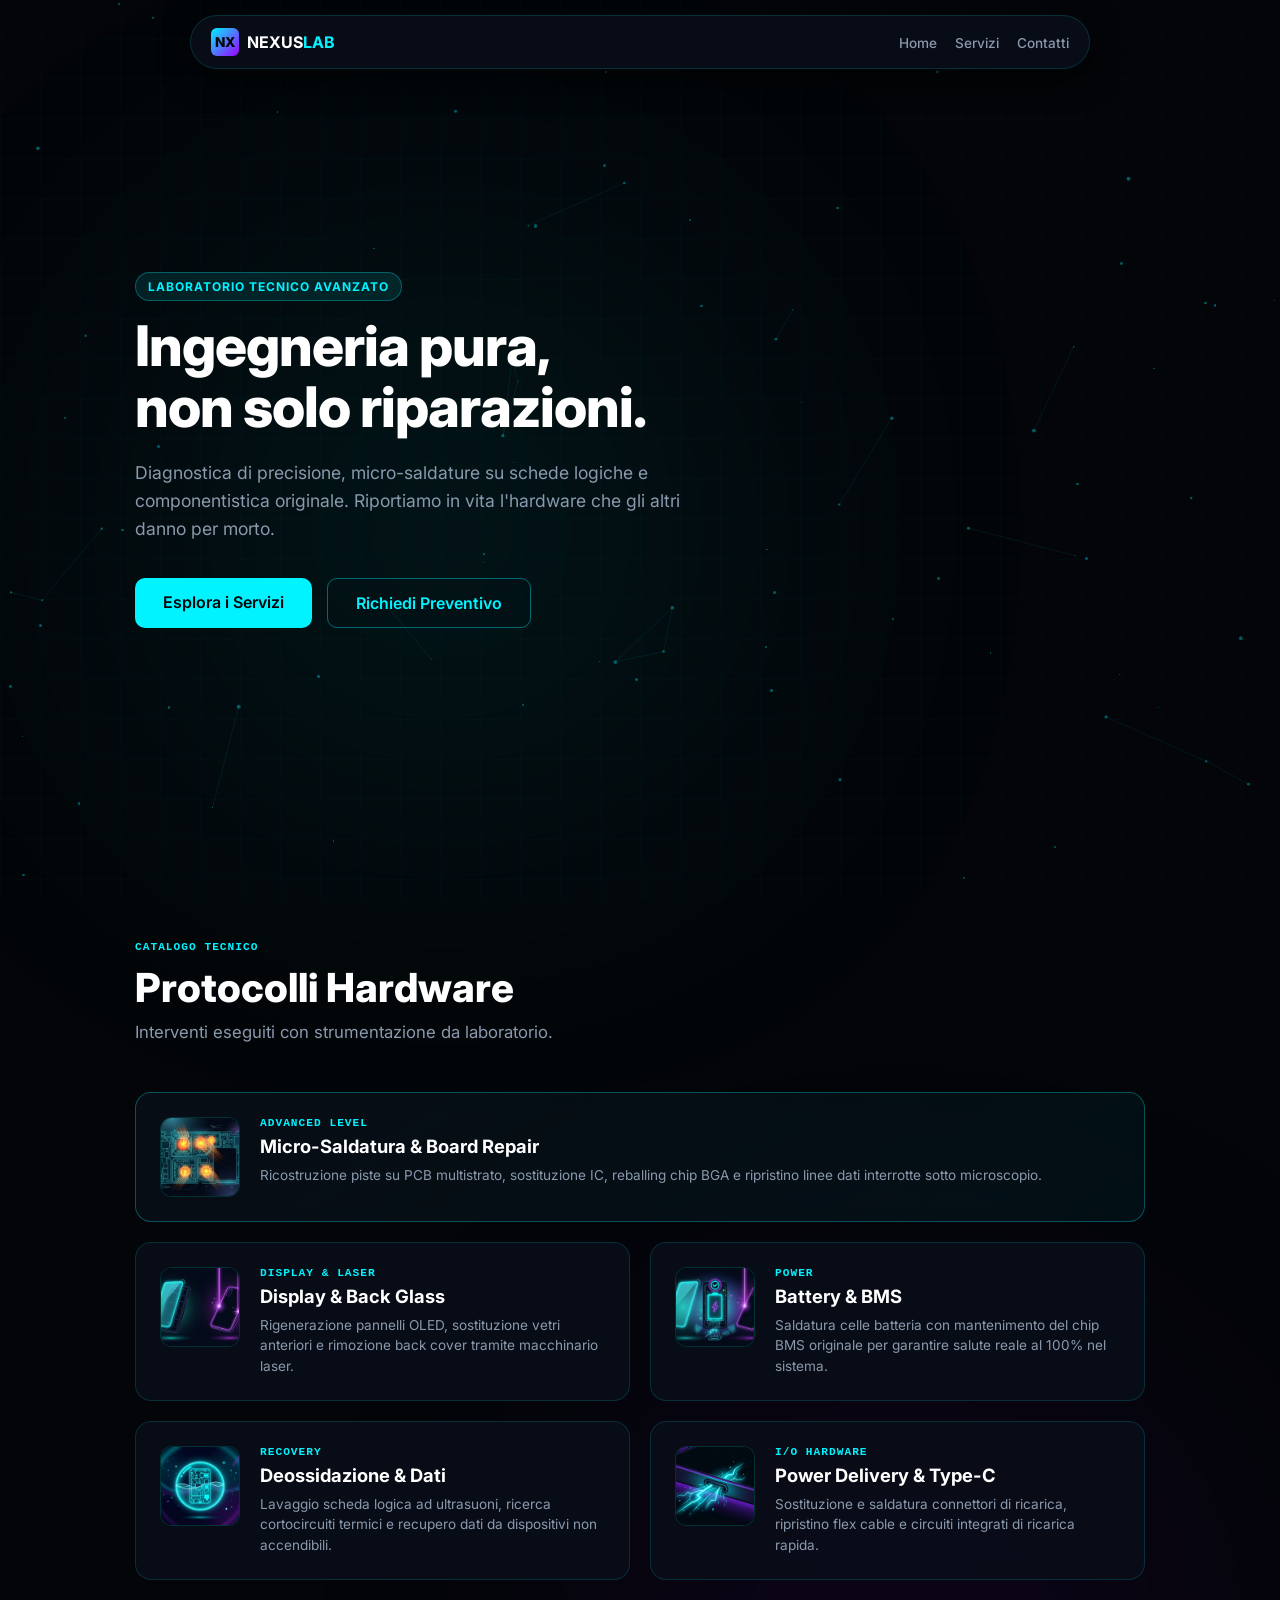
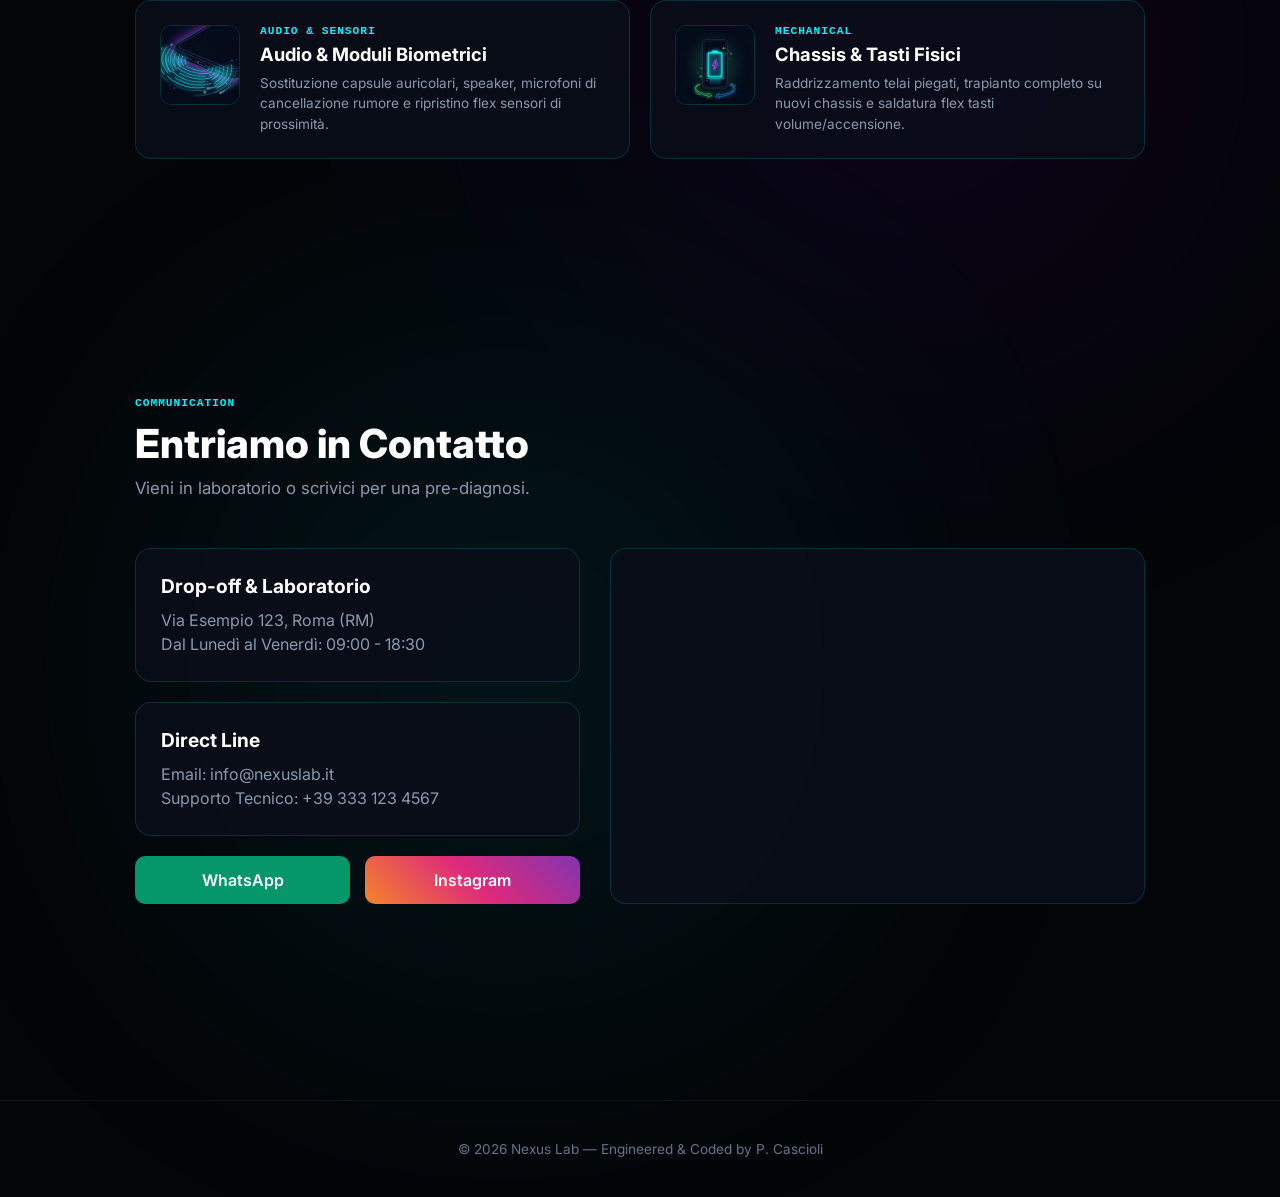
<file: index.html>
<!DOCTYPE html>
<html lang="it">
<head>
    <meta charset="UTF-8">
    <meta name="viewport" content="width=device-width, initial-scale=1.0, maximum-scale=1.0, user-scalable=no">
    <title>Nexus Lab | Ingegneria e Riparazione</title>
    <link rel="stylesheet" href="style.css">
    <link href="https://fonts.googleapis.com/css2?family=Inter:wght@300;400;500;600;800&display=swap" rel="stylesheet">
</head>
<body>

    <!-- Sfondo Misto: Canvas Nanotech + Costellazioni in Parallasse -->
    <canvas id="bgCanvas"></canvas>
    <div id="stars-container"></div>
    <div class="circuit-background"></div>

    <!-- Spotlight neon fissi -->
    <div class="neon-orb orb-1"></div>
    <div class="neon-orb orb-2"></div>
    <div class="neon-orb orb-3"></div>

    <!-- Navbar -->
    <nav class="navbar">
        <a href="#home" class="logo-container">
            <div class="logo-icon">NX</div>
            <div class="logo-text">NEXUS<span>LAB</span></div>
        </a>
        <ul class="nav-links">
            <li><a href="#home">Home</a></li>
            <li><a href="#servizi">Servizi</a></li>
            <li><a href="#contatti">Contatti</a></li>
        </ul>
    </nav>

    <!-- SEZIONE 1: HERO -->
    <section id="home" class="hero-section container">
        <div class="hero-content">
            <span class="tech-badge">LABORATORIO TECNICO AVANZATO</span>
            <h1>Ingegneria pura,<br>non solo riparazioni.</h1>
            <p>Diagnostica di precisione, micro-saldature su schede logiche e componentistica originale. Riportiamo in vita l'hardware che gli altri danno per morto.</p>
            <div class="hero-buttons">
                <a href="#servizi" class="btn-primary">Esplora i Servizi</a>
                <a href="#contatti" class="btn-secondary">Richiedi Preventivo</a>
            </div>
        </div>
    </section>

    <!-- SEZIONE 2: SERVIZI -->
    <section id="servizi" class="container">
        <header class="section-header">
            <span class="service-tag">CATALOGO TECNICO</span>
            <h2>Protocolli Hardware</h2>
            <p>Interventi eseguiti con strumentazione da laboratorio.</p>
        </header>

        <div class="services-grid">
            
            <div class="service-card featured-service">
                <div class="service-img-box"><img src="1786016316055.png" alt="Micro-Soldering"></div>
                <div class="service-info">
                    <span class="service-tag">ADVANCED LEVEL</span>
                    <h3>Micro-Saldatura & Board Repair</h3>
                    <p>Ricostruzione piste su PCB multistrato, sostituzione IC, reballing chip BGA e ripristino linee dati interrotte sotto microscopio.</p>
                </div>
            </div>

            <div class="service-card">
                <div class="service-img-box"><img src="1786016345832.png" alt="Display"></div>
                <div class="service-info">
                    <span class="service-tag">DISPLAY & LASER</span>
                    <h3>Display & Back Glass</h3>
                    <p>Rigenerazione pannelli OLED, sostituzione vetri anteriori e rimozione back cover tramite macchinario laser.</p>
                </div>
            </div>

            <div class="service-card">
                <div class="service-img-box"><img src="1786016321662.png" alt="Battery"></div>
                <div class="service-info">
                    <span class="service-tag">POWER</span>
                    <h3>Battery & BMS</h3>
                    <p>Saldatura celle batteria con mantenimento del chip BMS originale per garantire salute reale al 100% nel sistema.</p>
                </div>
            </div>

            <div class="service-card">
                <div class="service-img-box"><img src="1786016336990.png" alt="Water Damage"></div>
                <div class="service-info">
                    <span class="service-tag">RECOVERY</span>
                    <h3>Deossidazione & Dati</h3>
                    <p>Lavaggio scheda logica ad ultrasuoni, ricerca cortocircuiti termici e recupero dati da dispositivi non accendibili.</p>
                </div>
            </div>

            <div class="service-card">
                <div class="service-img-box"><img src="1786016341734.png" alt="Port"></div>
                <div class="service-info">
                    <span class="service-tag">I/O HARDWARE</span>
                    <h3>Power Delivery & Type-C</h3>
                    <p>Sostituzione e saldatura connettori di ricarica, ripristino flex cable e circuiti integrati di ricarica rapida.</p>
                </div>
            </div>

            <div class="service-card">
                <div class="service-img-box"><img src="1786016334321.png" alt="Audio"></div>
                <div class="service-info">
                    <span class="service-tag">AUDIO & SENSORI</span>
                    <h3>Audio & Moduli Biometrici</h3>
                    <p>Sostituzione capsule auricolari, speaker, microfoni di cancellazione rumore e ripristino flex sensori di prossimità.</p>
                </div>
            </div>

            <div class="service-card">
                <div class="service-img-box"><img src="1786016347602.png" alt="Chassis"></div>
                <div class="service-info">
                    <span class="service-tag">MECHANICAL</span>
                    <h3>Chassis & Tasti Fisici</h3>
                    <p>Raddrizzamento telai piegati, trapianto completo su nuovi chassis e saldatura flex tasti volume/accensione.</p>
                </div>
            </div>

        </div>
    </section>

    <!-- SEZIONE 3: CONTATTI -->
    <section id="contatti" class="container">
        <header class="section-header">
            <span class="service-tag">COMMUNICATION</span>
            <h2>Entriamo in Contatto</h2>
            <p>Vieni in laboratorio o scrivici per una pre-diagnosi.</p>
        </header>

        <div class="contact-grid">
            <div class="contact-details">
                <div class="info-card">
                    <h3>Drop-off & Laboratorio</h3>
                    <p>Via Esempio 123, Roma (RM)<br>Dal Lunedì al Venerdì: 09:00 - 18:30</p>
                </div>
                <div class="info-card">
                    <h3>Direct Line</h3>
                    <p>Email: info@nexuslab.it<br>Supporto Tecnico: +39 333 123 4567</p>
                </div>
                <div class="social-btns">
                    <a href="#" class="btn-social btn-whatsapp">WhatsApp</a>
                    <a href="#" class="btn-social btn-instagram">Instagram</a>
                </div>
            </div>
            
            <div class="map-box">
                <iframe src="https://www.google.com/maps/embed?pb=!1m18!1m12!1m3!1d2969.65424611099!2d12.4922309!3d41.8902102!2m3!1f0!2f0!3f0!3m2!1i1024!2i768!4f13.1!3m3!1m2!1s0x132f61b6532013ad%3A0x28f1c82e908503c4!2sColosseo!5e0!3m2!1sit!2sit!4v1700000000000" loading="lazy" referrerpolicy="no-referrer-when-downgrade"></iframe>
            </div>
        </div>
    </section>

    <footer>
        <p>&copy; 2026 Nexus Lab — Engineered & Coded by P. Cascioli</p>
    </footer>

    <script src="script.js"></script>
</body>
</html>
</file>
<file: style.css>
*, *::before, *::after {
    box-sizing: border-box;
    margin: 0;
    padding: 0;
}

:root {
    --bg-color: #030508;
    --glass-bg: rgba(10, 15, 25, 0.85);
    --glass-border: rgba(0, 243, 255, 0.15);
    --accent: #00f3ff;
    --accent-purple: #9d00ff;
    --text-main: #ffffff;
    --text-muted: #8a99ad;
}

html {
    scroll-behavior: smooth;
    overflow-x: hidden;
    width: 100%;
}

body {
    background-color: var(--bg-color);
    color: var(--text-main);
    font-family: 'Inter', sans-serif;
    overflow-x: hidden;
    width: 100%;
    position: relative;
    cursor: default;
    -webkit-tap-highlight-color: transparent;
}

/* 1. SFONDO CANVAS CIRCUITO (AUTONOMO) */
#bgCanvas {
    position: fixed;
    top: 0; left: 0;
    width: 100vw; height: 100vh;
    z-index: -5;
    pointer-events: none;
}

/* 2. SFONDO COSTELLAZIONI IN PARALLASSE */
#stars-container {
    position: fixed; top: 0; left: 0; width: 100vw; height: 100vh;
    z-index: -4; overflow: hidden; pointer-events: none;
}
.star {
    position: absolute; background: var(--accent); border-radius: 50%;
    opacity: 0.35; pointer-events: none;
    transition: transform 0.1s ease-out;
}

/* 3. GRIGLIA CIRCUITI DI SUPPORTO */
.circuit-background {
    position: fixed; top: 0; left: 0; width: 100vw; height: 100vh;
    background-image: 
        linear-gradient(90deg, rgba(0, 243, 255, 0.02) 1px, transparent 1px),
        linear-gradient(0deg, rgba(0, 243, 255, 0.02) 1px, transparent 1px);
    background-size: 40px 40px; z-index: -3; pointer-events: none;
}

/* NEON ORBS BACKGROUND */
.neon-orb { position: absolute; width: 500px; height: 500px; border-radius: 50%; filter: blur(180px); z-index: -2; opacity: 0.12; pointer-events: none; }
.orb-1 { top: 10%; left: 15%; background: var(--accent); }
.orb-2 { top: 50%; right: 10%; background: var(--accent-purple); }
.orb-3 { bottom: 10%; left: 20%; background: var(--accent); }

/* NAVBAR BLOCCATA E RESPONSIVE */
.navbar {
    position: fixed; 
    top: 15px; 
    left: 50%; 
    transform: translateX(-50%); 
    width: calc(100% - 24px); 
    max-width: 900px;
    background: var(--glass-bg); 
    backdrop-filter: blur(20px); 
    -webkit-backdrop-filter: blur(20px);
    border: 1px solid var(--glass-border); 
    padding: 12px 20px; 
    border-radius: 50px;
    display: flex; 
    justify-content: space-between; 
    align-items: center; 
    z-index: 1000;
    box-shadow: 0 10px 30px rgba(0,0,0,0.6);
}

.logo-container { display: flex; align-items: center; gap: 8px; text-decoration: none; flex-shrink: 0; }
.logo-icon { width: 28px; height: 28px; background: linear-gradient(135deg, var(--accent), var(--accent-purple)); border-radius: 6px; display: flex; align-items: center; justify-content: center; font-weight: 800; color: #030508; font-size: 0.85rem; }
.logo-text { font-weight: 700; font-size: 1rem; color: #fff; white-space: nowrap; }
.logo-text span { color: var(--accent); }

.nav-links { display: flex; list-style: none; gap: 18px; align-items: center; }
.nav-links a { text-decoration: none; color: var(--text-muted); font-size: 0.85rem; font-weight: 500; transition: color 0.3s; white-space: nowrap; }
.nav-links a:hover { color: #fff; text-shadow: 0 0 10px rgba(255,255,255,0.4); }

/* LAYOUT CONTAINER & SEZIONI */
.container { max-width: 1050px; margin: 0 auto; padding: 0 20px; width: 100%; }
section { min-height: 100vh; display: flex; flex-direction: column; justify-content: center; padding: 120px 0 60px 0; }

/* HERO */
.tech-badge { background: rgba(0,243,255,0.1); color: var(--accent); padding: 6px 12px; border-radius: 20px; font-size: 0.75rem; font-weight: 700; letter-spacing: 1px; border: 1px solid rgba(0,243,255,0.3); display: inline-block; margin-bottom: 15px; }
.hero-content h1 { font-size: 3.5rem; font-weight: 800; color: #fff; margin-bottom: 20px; line-height: 1.1; letter-spacing: -1px; }
.hero-content p { color: var(--text-muted); font-size: 1.1rem; max-width: 550px; margin-bottom: 35px; line-height: 1.6; }
.hero-buttons { display: flex; gap: 15px; flex-wrap: wrap; }

.btn-primary, .btn-secondary, .btn-social { text-decoration: none; font-weight: 600; border-radius: 10px; display: inline-block; text-align: center; }
.btn-primary { background: var(--accent); color: #030508; padding: 14px 28px; transition: box-shadow 0.3s, transform 0.2s; }
.btn-primary:hover { box-shadow: 0 0 25px rgba(0, 243, 255, 0.6); transform: translateY(-2px); }
.btn-secondary { background: transparent; color: var(--accent); border: 1px solid rgba(0, 243, 255, 0.4); padding: 14px 28px; transition: background 0.3s; }
.btn-secondary:hover { background: rgba(0, 243, 255, 0.1); }

/* SERVIZI GRID */
.section-header { margin-bottom: 50px; }
.section-header h2 { font-size: 2.5rem; font-weight: 800; color: #fff; margin-top: 10px; margin-bottom: 10px; }
.section-header p { color: var(--text-muted); font-size: 1.05rem; }

.services-grid { display: grid; grid-template-columns: repeat(2, 1fr); gap: 20px; }

.service-card {
    background: var(--glass-bg); border: 1px solid var(--glass-border); border-radius: 16px;
    padding: 24px; display: flex; gap: 20px; align-items: flex-start; backdrop-filter: blur(10px);
    transition: border-color 0.3s, transform 0.3s;
}
.service-card:hover { border-color: rgba(0, 243, 255, 0.6); transform: translateY(-4px); }
.featured-service { grid-column: 1 / -1; background: linear-gradient(145deg, rgba(10,15,25,0.8), rgba(0,243,255,0.05)); border-color: rgba(0,243,255,0.3); }

.service-img-box {
    width: 80px; min-width: 80px; height: 80px; border-radius: 12px; overflow: hidden;
    background: #000; border: 1px solid rgba(0, 243, 255, 0.2); display: flex; align-items: center; justify-content: center;
}
.service-img-box img { width: 100%; height: 100%; object-fit: cover; }

.service-info h3 { font-size: 1.15rem; color: #fff; margin-bottom: 8px; }
.service-info p { font-size: 0.85rem; color: var(--text-muted); line-height: 1.5; }
.service-tag { font-family: monospace; font-size: 0.7rem; color: var(--accent); letter-spacing: 1px; font-weight: 700; display: block; margin-bottom: 6px; }

/* CONTATTI GRID */
.contact-grid { display: grid; grid-template-columns: 1fr 1.2fr; gap: 30px; }
.info-card { background: var(--glass-bg); border: 1px solid var(--glass-border); padding: 25px; border-radius: 16px; margin-bottom: 20px; transition: border-color 0.3s; }
.info-card:hover { border-color: rgba(0, 243, 255, 0.4); }
.info-card h3 { color: #fff; margin-bottom: 10px; font-size: 1.2rem; }
.info-card p { color: var(--text-muted); line-height: 1.5; }

.social-btns { display: flex; gap: 15px; }
.btn-social { flex: 1; padding: 14px; color: #fff; transition: opacity 0.3s, transform 0.2s; }
.btn-social:hover { opacity: 0.9; transform: translateY(-2px); }
.btn-whatsapp { background: #059669; }
.btn-instagram { background: linear-gradient(45deg, #f58529, #dd2a7b, #8134af); }

.map-box { background: var(--glass-bg); border: 1px solid var(--glass-border); padding: 10px; border-radius: 16px; height: 100%; min-height: 350px; }
.map-box iframe { width: 100%; height: 100%; border-radius: 10px; border: 0; filter: invert(90%) hue-rotate(180deg) brightness(95%) contrast(90%); }

footer { text-align: center; padding: 40px 0; color: #64748b; font-size: 0.85rem; border-top: 1px solid rgba(255,255,255,0.05); }

@media (max-width: 768px) {
    .navbar {
        padding: 10px 14px;
        width: calc(100% - 16px);
        top: 10px;
    }
    .logo-text { font-size: 0.85rem; }
    .logo-icon { width: 24px; height: 24px; font-size: 0.75rem; }
    .nav-links { gap: 12px; }
    .nav-links a { font-size: 0.78rem; }
    .hero-content h1 { font-size: 2.2rem; }
    .services-grid { grid-template-columns: 1fr; }
    .contact-grid { grid-template-columns: 1fr; }
    .featured-service { grid-column: auto; }
}
</file>
